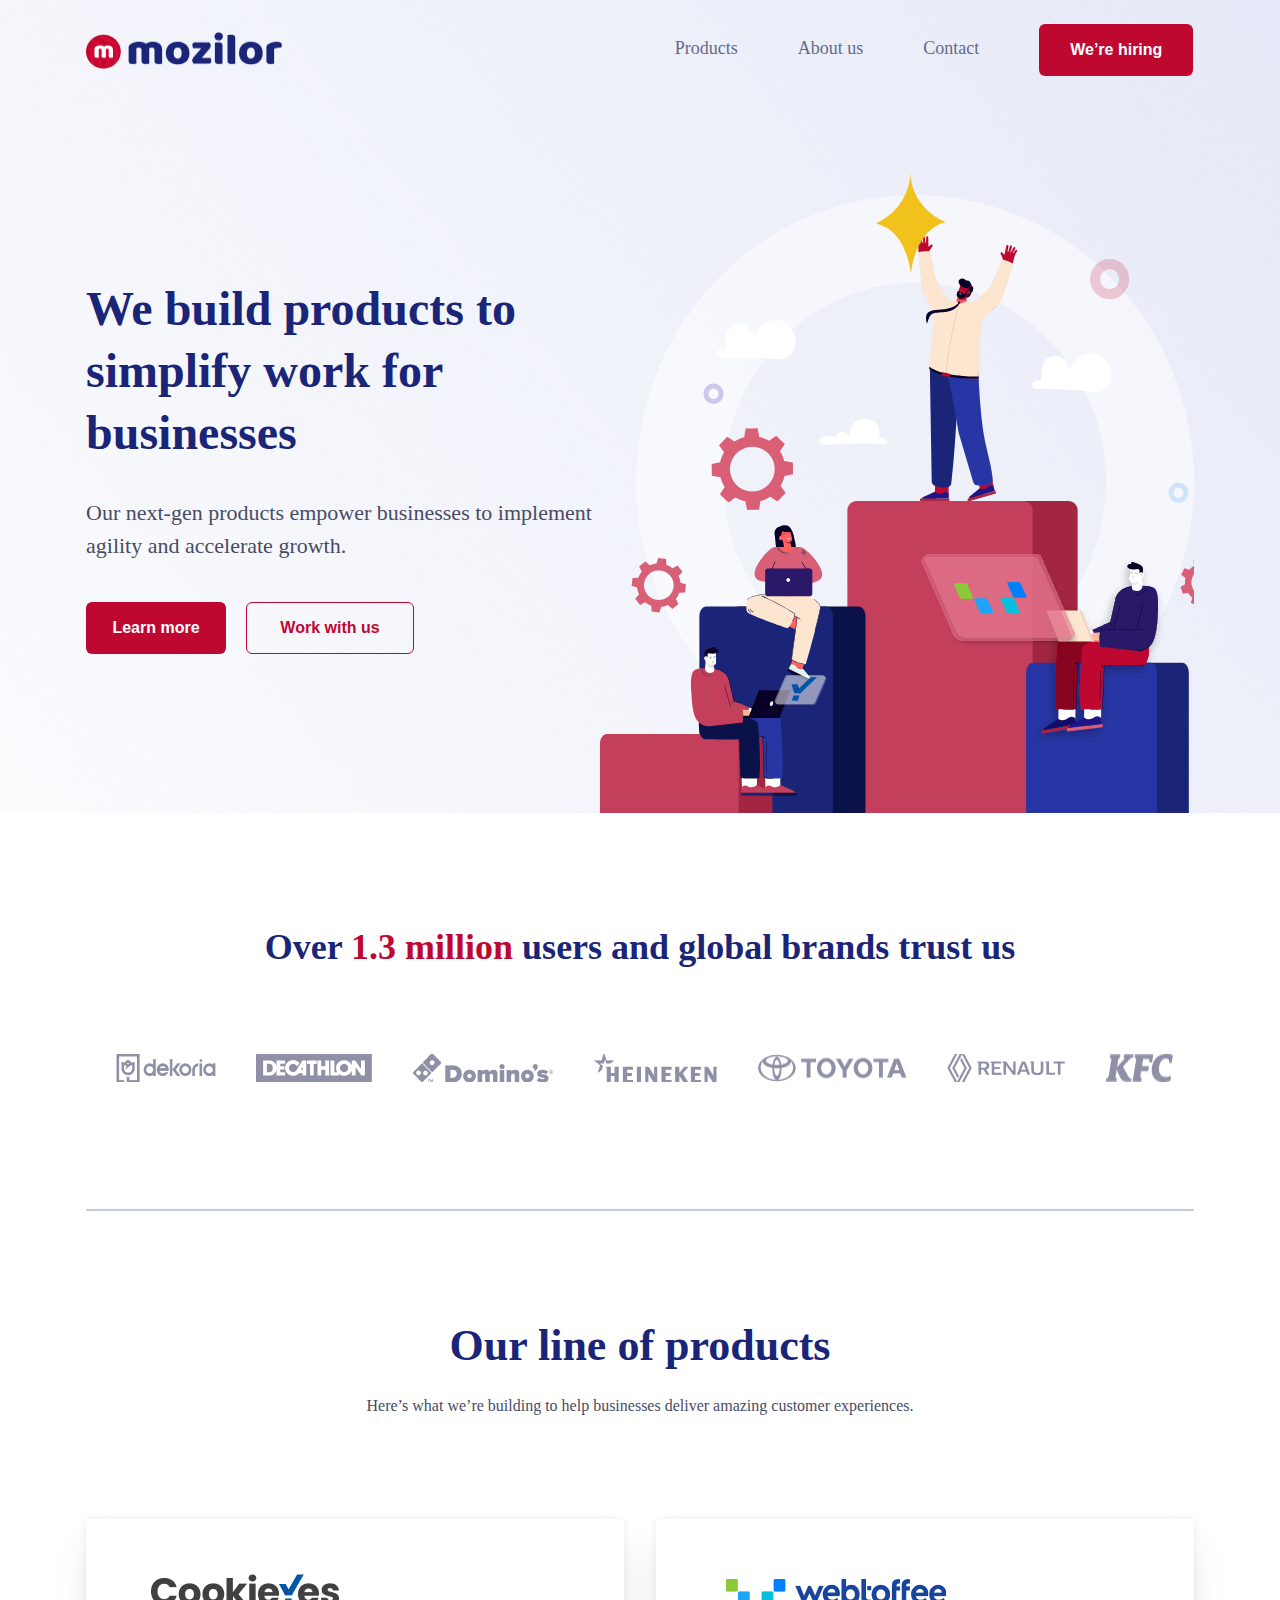
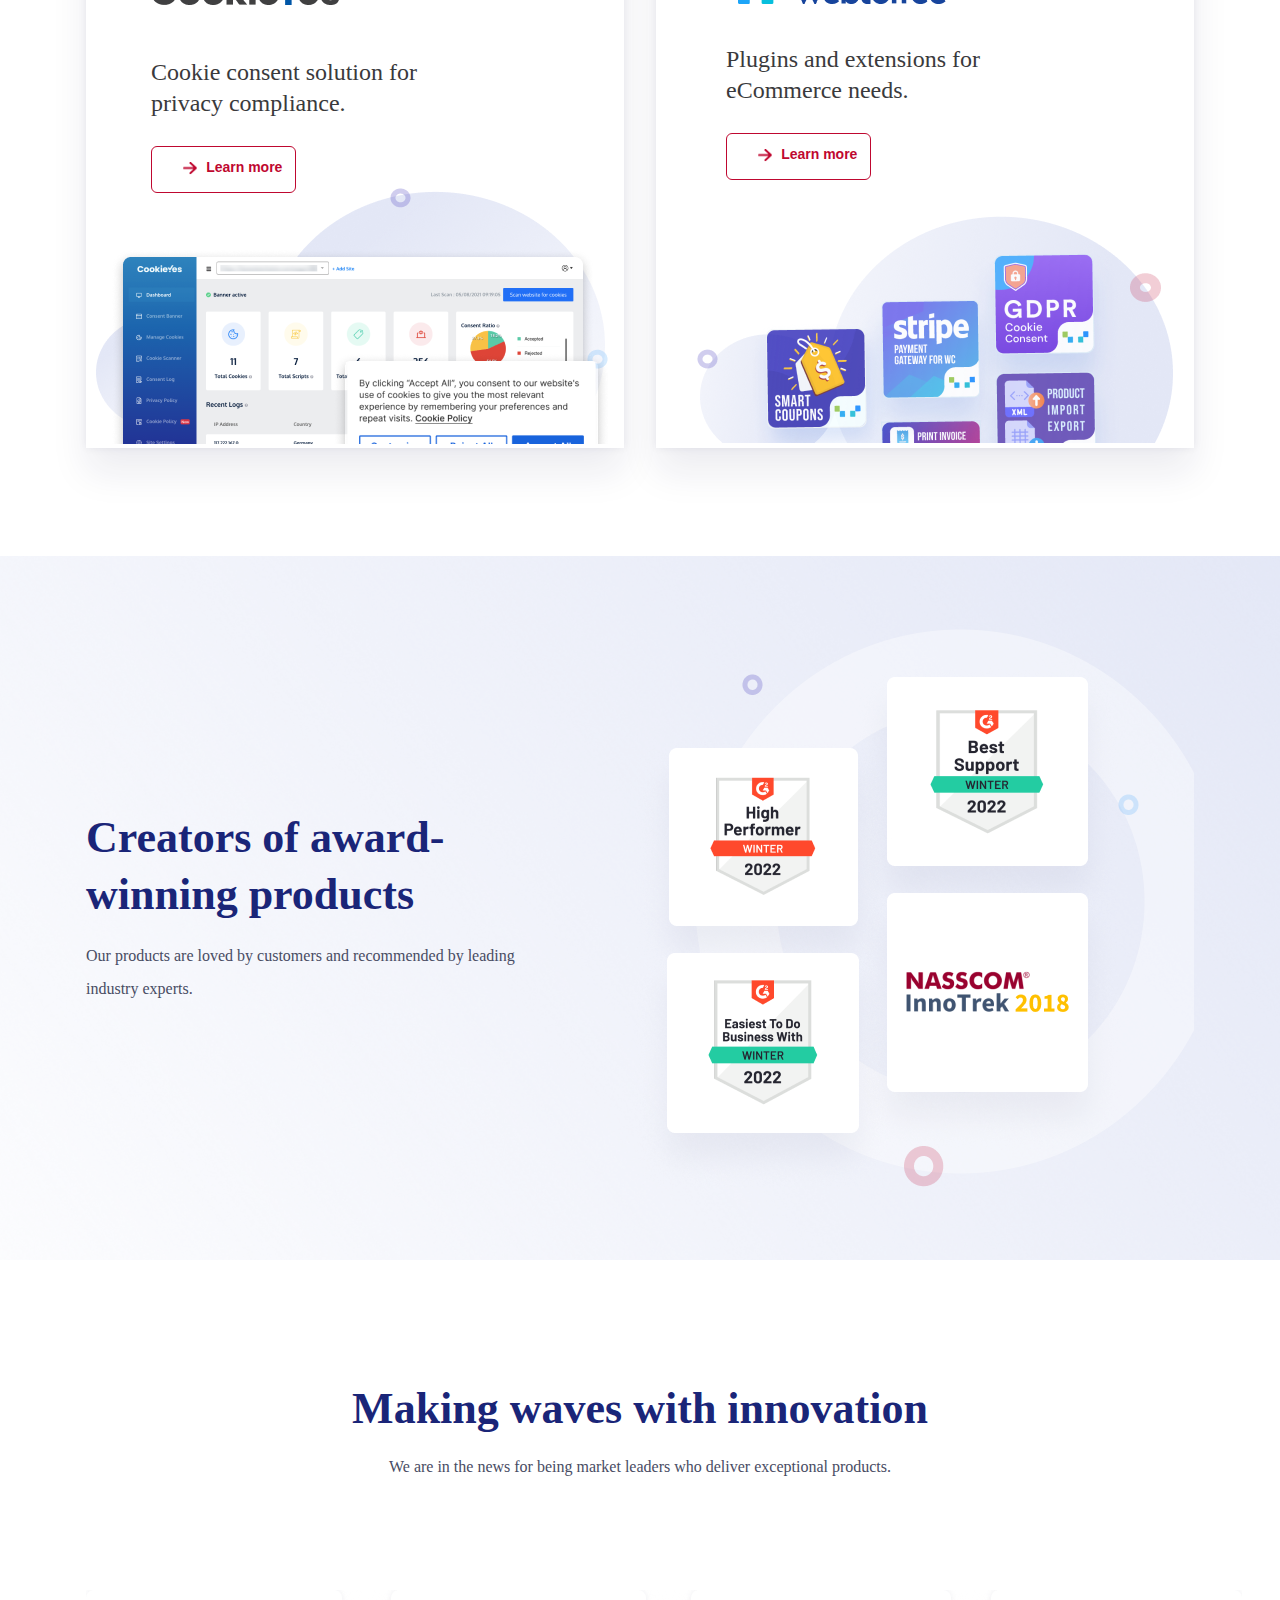
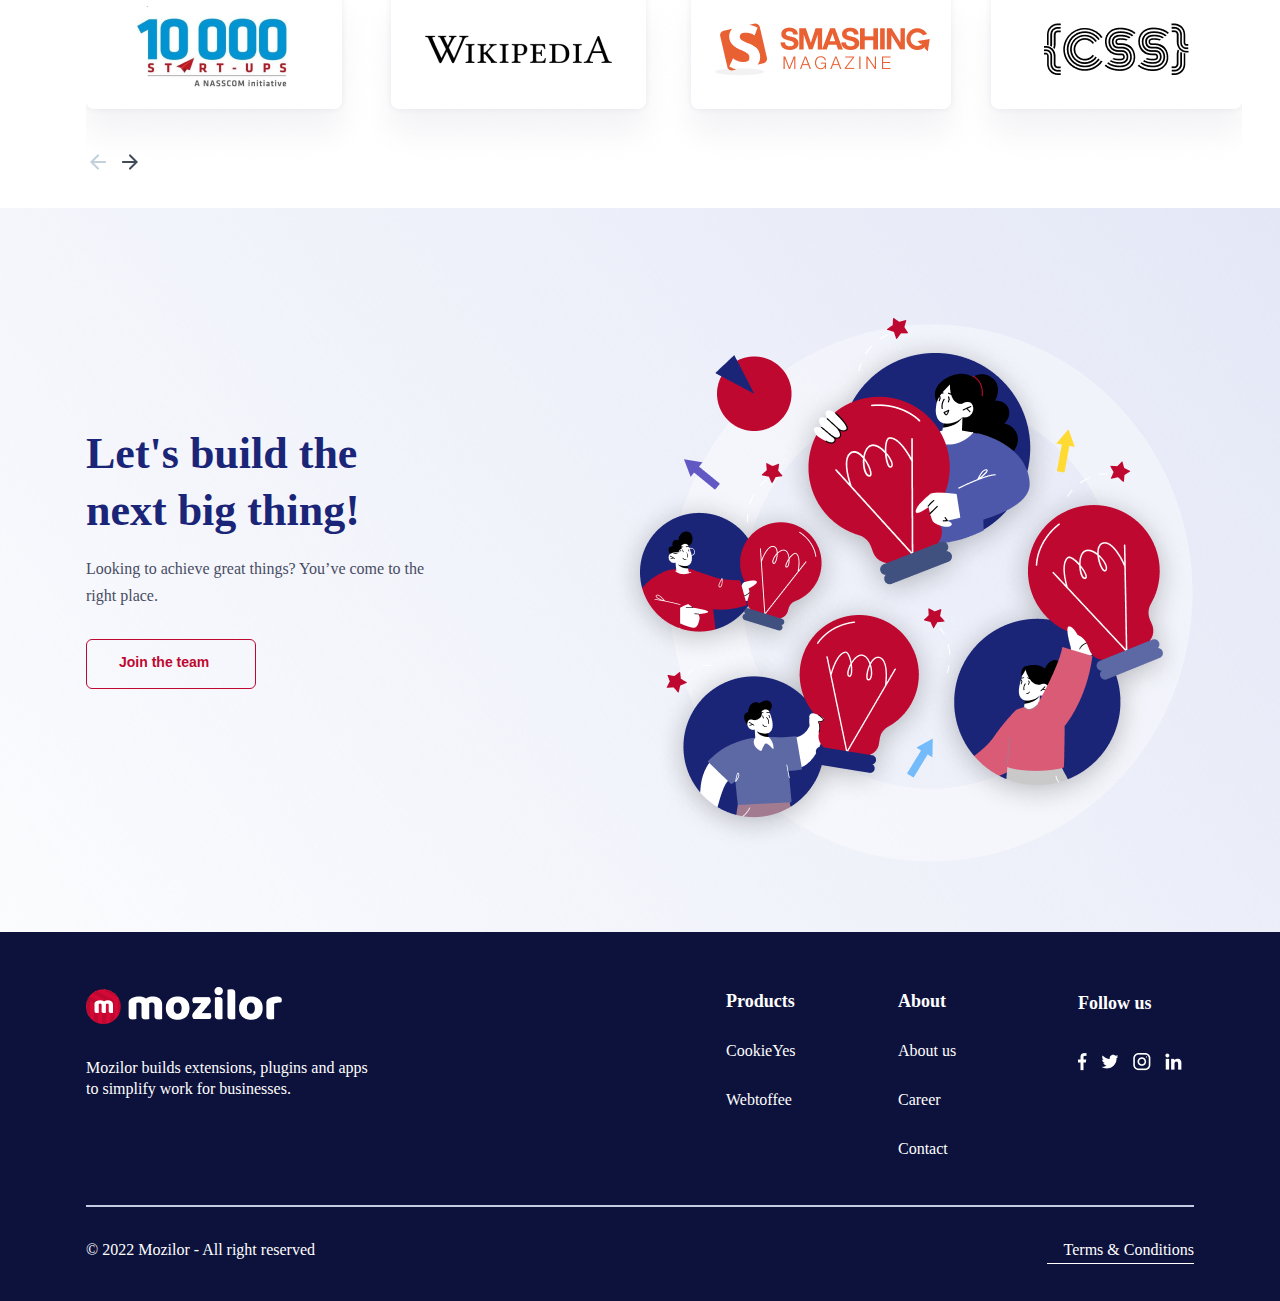
<file: index.html>
<!DOCTYPE html>
<html lang="en">
<head>
    <meta charset="UTF-8">
    <meta http-equiv="X-UA-Compatible" content="IE=edge">
    <meta name="viewport" content="width=device-width, initial-scale=1.0">
    <link rel="stylesheet" href="style.css">
    <title>Document</title>
</head>
<body>
    <header class="header_page_1">
        <div class="container">
            <nav>
                <img class="logo" src="img/logo.png" alt="">
                <ul class="nav_list">
                    <li>Products</li>
                    <li>About us</li>
                    <li>Contact</li>
                    <button class="button_ssalka text_button">We’re hiring</button>
                </ul>
            </nav>
            <div>
                <div class="main_text">
                    <h1>We build products to simplify work for businesses</h1>
                    <p>Our next-gen products empower businesses to implement agility and accelerate growth. </p>
                    <div class="main_button">
                        <button class="main_button_1 text_button">Learn more</button>
                        <button class="main_button_2 text_button">Work with us</button>
                    </div>                    
                </div>
                <div class="img-index"></div>
            </div>
        </div>
    </header>
    <div class="Content">
        <div class="partners">
            <div class="container">
                <h3 class="partners_h3">Over <span class="red">1.3 million</span>  users and global brands trust us </h3>
                <div class="partners_img">
                    <img src="img/dekoria.png" alt="">
                    <img src="img/decathlon.png" alt="">
                    <img src="img/dominos.png" alt="">
                    <img src="img/heinicen.png" alt="">
                    <img src="img/taota.png" alt="">
                    <img src="img/renault.png" alt="">
                    <img src="img/kfs.png" alt="">
                </div>
                <div class="line"></div>
            </div>
        </div>

        <div class="Our_products">
            <div class="container">
                <h2>Our line of products</h2>
                <p class="p_1">Here’s what we’re building to help businesses deliver amazing customer experiences.</p>
                <div class="kartochri">
                    <div class="Block_1">
                        <div class="cocie_1">
                            <img src="img/Block_1.png" alt="">
                            <p class="cocie_text cocie_text_1">Cookie consent solution for privacy compliance.</p>
                            <button class="button text_button cocie_bt">
                                <img src="img/Arrow-right.png" alt="">
                                Learn more
                            </button>
                        </div>
                        <img class="block_1_back" src="img/Block_1_back.png" alt="">
                    </div>
                    <div class="Block_1 Block_2">
                        <div class="webto cocie_2">
                            <img src="img/Block_2.png" alt="">
                            <p class="cocie_text">Plugins and extensions for eCommerce needs.</p>
                            <button class="button text_button cocie_bt">
                                <img src="img/Arrow-right.png" alt="">
                                Learn more
                            </button>
                        </div>
                        <img class="block_2_back" src="img/Block_2_back.png" alt="">
                    </div>  
                </div>
            </div>
        </div>

        <div class="Creators">
            <div class="container">
                <div class="Creators_container">
                    <h2>Creators of award-winning products</h2>
                    <p>Our products are loved by customers and recommended by leading industry experts.</p>
                </div>
                <div class="Creators_img"></div>
            </div>
        </div>

        <div class="Making">
            <div class="container container_making">
                <h2>Making waves with innovation</h2>
                <p class="p_1">We are in the news for being market leaders who deliver exceptional products.</p>
                <div class="Bloki_Making">
                    <div class="bloki_making1"><img src="img/1.png" alt=""></div>
                    <div class="bloki_making2"><img src="img/2.png" alt=""></div>
                    <div class="bloki_making2"><img src="img/3.png" alt=""></div>
                    <div class="bloki_making2"><img src="img/4.png" alt=""></div>
                </div>
                <img src="img/Making_icon.png" alt="">
            </div>
        </div>

        <div class="build">
            <div class="container">
                <div class="build_container">
                    <h2>Let's build the next big thing!</h2>
                    <p class="p_1">Looking to achieve great things? You’ve come to the right place.</p>
                    <button class="button text_button">Join the team</button>
                </div>
                <img class="build_img" src="img/build.png" alt="">
            </div>
        </div>
    </div>

    <footer>
        <div class="container">
            <div class="stolbic">
                <div class="stolbic_text">
                    <img src="img/logo_night.png" alt="">
                    <p>Mozilor builds extensions, plugins and apps to simplify work for businesses. </p>
                </div>
                <div class="stolbic_1 stolbic_1_2">
                    <h4>Products</h4>
                    <p>CookieYes</p>
                    <p>Webtoffee</p>
                </div>
                <div class="stolbic_2 stolbic_1_2">
                    <h4>About</h4>
                    <p>About us</p>
                    <p>Career</p>
                    <p>Contact</p>
                </div>
                <div class="stolbic_3 stolbic_1_2">
                    <h4>Follow us</h4>
                    <img src="img/footer_icons.png" alt="">
                </div>
            </div>
            <div class="line line_2"></div>
            <div class="foteer_text">
                <p class="footer_text_1 p_1">© 2022 Mozilor - All right reserved</p>
                <p class="footer_text_2 p_1">Terms & Conditions</p>    
            </div>
        </div>
    </footer>
        
</body>
</html>
</file>
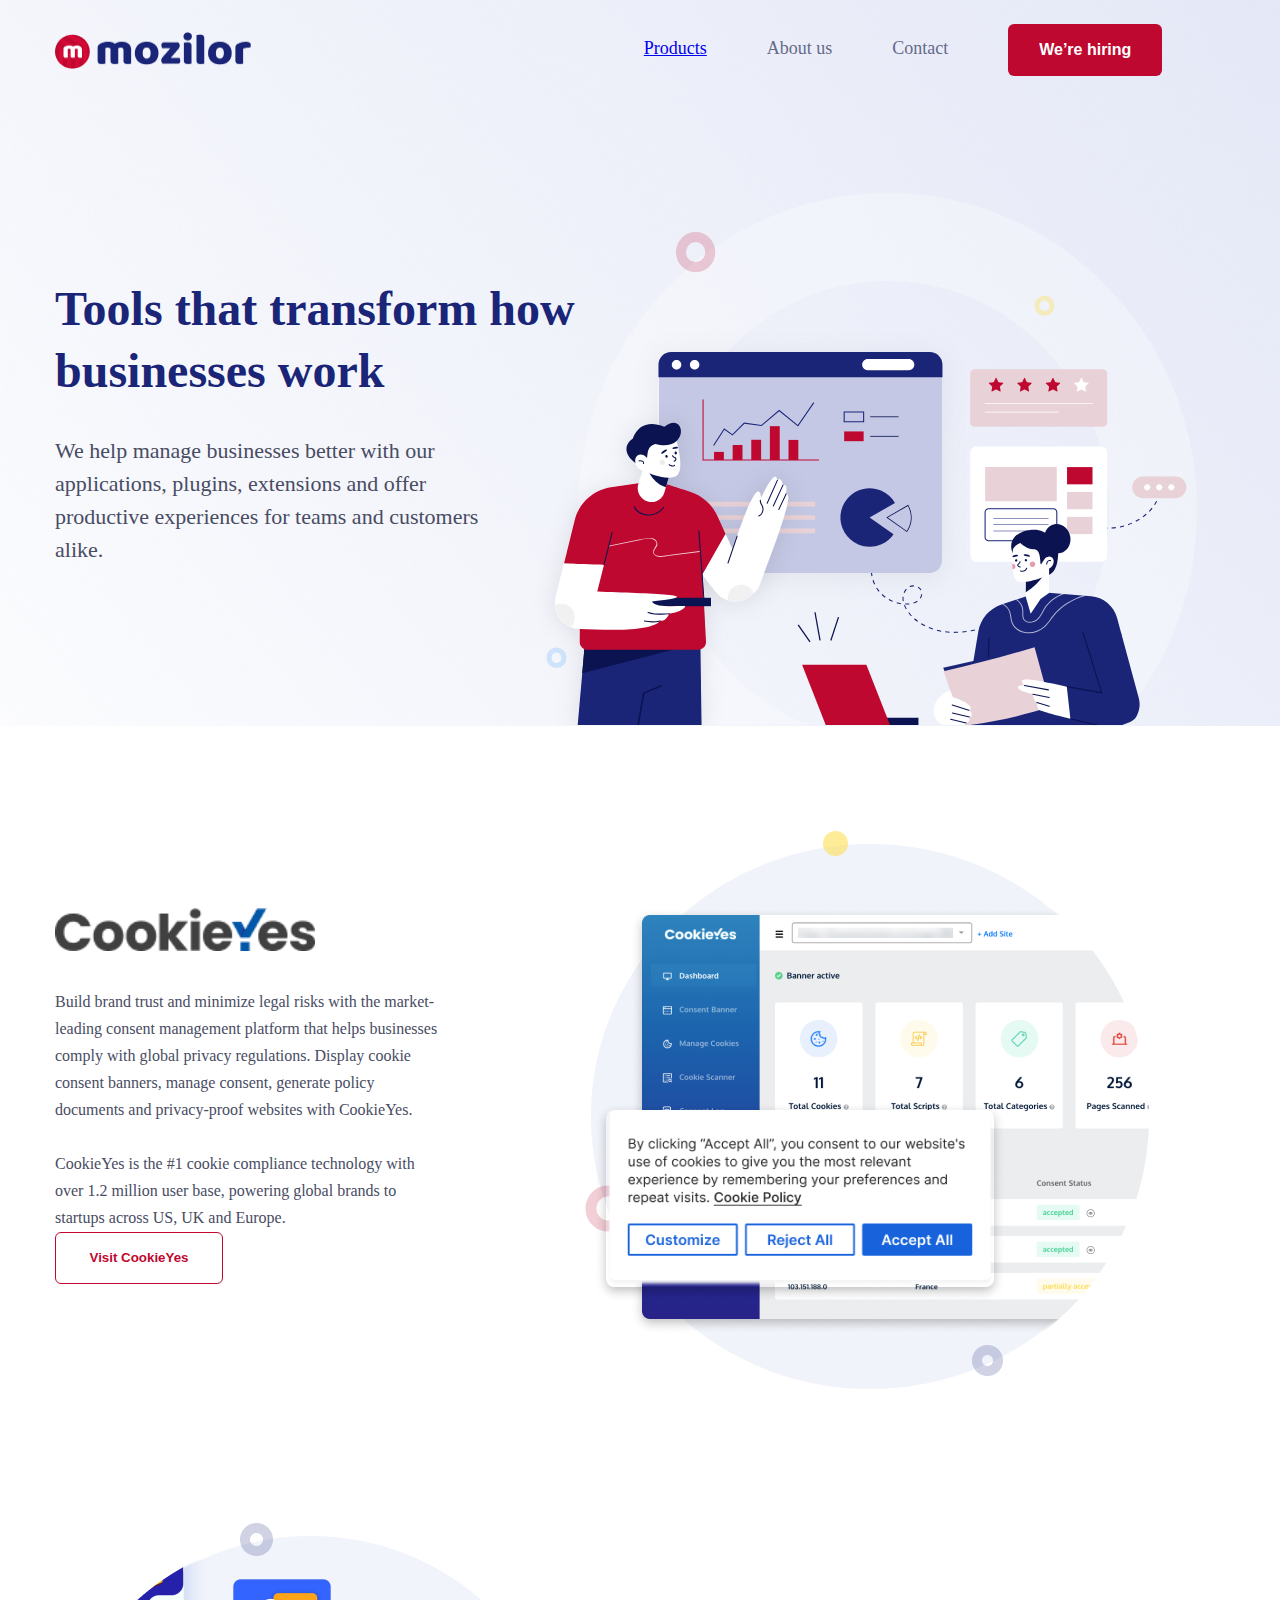
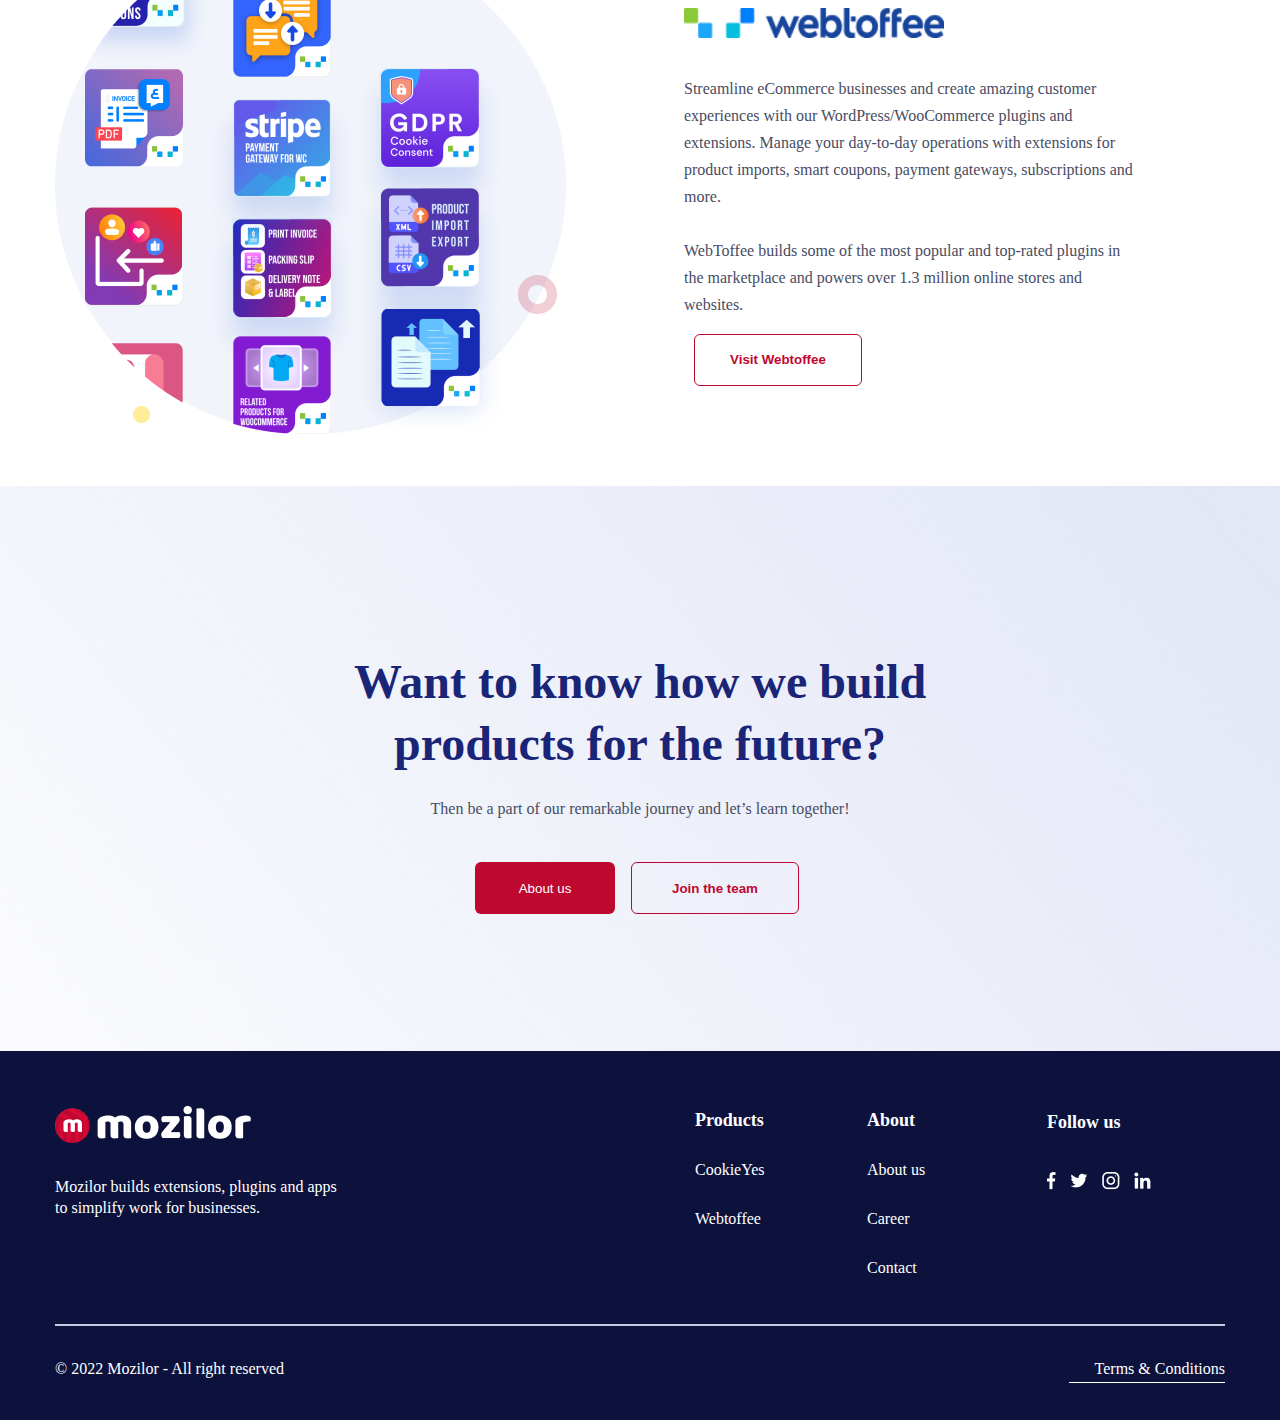
<file: Products.html>
<!DOCTYPE html>
<html lang="en">
<head>
    <meta charset="UTF-8">
    <meta http-equiv="X-UA-Compatible" content="IE=edge">
    <meta name="viewport" content="width=device-width, initial-scale=1.0">
    <link rel="stylesheet" href="style.css">
    <title>Document</title>
</head>
<body>
    <header class="header_page_2">
        <div class="container_2 container">
            <nav>
                <img class="logo" src="img/logo.png" alt="">
                <ul class="nav_list">
                    <li><a href="Products.html">Products</a></li>
                    <li>About us</li>
                    <li>Contact</li>
                    <button class="button_ssalka text_button">We’re hiring</button>
                </ul>
            </nav>
            <div>
                <div class="main_text">
                    <h1>Tools that transform how businesses work</h1>
                    <p>We help manage businesses better with our applications, plugins, extensions and offer productive experiences for teams and customers alike.</p>
                </div>
                <div class="img-product"></div>
            </div>
        </div>
    </header>
    <div class="Content">
            <div class="coocies">
                <div class="container container_2 container_coocies">
                    <div class="coocies_text">
                        <img class="logo_img" src="img/Block_1.png" alt="">
                        <p class="p_1">Build brand trust and minimize legal risks with the market-leading consent management platform that helps businesses comply with global privacy regulations. Display cookie consent banners, manage consent, generate policy documents and privacy-proof websites with CookieYes.<br> <br> CookieYes is the #1 cookie compliance technology with over 1.2 million user base, powering global brands to startups across US, UK and Europe.</p>
                        <button class="main_button_2 main_button_33">Visit CookieYes</button>
                    </div>
                    <img class="cocies_img" src="img/cookies_page_2.png" alt="">
                </div>
            </div>

            <div class="webtoffee">
                <div class="container container_2 container_coocies">
                    <img class="webtoffee_img" src="img/WEBTOFFE_page_2.png" alt="">
                    <div class="webtoffee_text">
                        <img class="logo_img" src="img/Block_2.png" alt="">
                        <p class="p_1">Streamline eCommerce businesses and create amazing customer experiences with our WordPress/WooCommerce plugins and extensions. Manage your day-to-day operations with extensions for product imports, smart coupons, payment gateways, subscriptions and more. <br> <br> WebToffee builds some of the most popular and top-rated plugins in the marketplace and powers over 1.3 million online stores and websites.</p>
                        <button class="main_button_2 main_button_22">Visit Webtoffee</button>
                    </div>
                </div>
            </div>

            <div class="want">
                <div class="container container_2">
                    <h1>Want to know how we build products for the future?</h1>
                    <p class="p_1">Then be a part of our remarkable journey and let’s learn together!</p>
                    <div class="main_button">
                        <button class="main_button_1">About us</button>
                        <button class="main_button_2">Join the team</button>
                    </div>
                </div>
            </div> 
    </div>

    <footer>
        <div class="container container_2">
            <div class="stolbic">
                <div class="stolbic_text">
                    <img src="img/logo_night.png" alt="">
                    <p>Mozilor builds extensions, plugins and apps to simplify work for businesses. </p>
                </div>
                <div class="stolbic_1 stolbic_1_2">
                    <h4>Products</h4>
                    <p>CookieYes</p>
                    <p>Webtoffee</p>
                </div>
                <div class="stolbic_2 stolbic_1_2">
                    <h4>About</h4>
                    <p>About us</p>
                    <p>Career</p>
                    <p>Contact</p>
                </div>
                <div class="stolbic_3 stolbic_1_2">
                    <h4>Follow us</h4>
                    <img src="img/footer_icons.png" alt="">
                </div>
            </div>
            <div class="line line_2"></div>
            <div class="foteer_text">
                <p class="footer_text_1 p_1">© 2022 Mozilor - All right reserved</p>
                <p class="footer_text_2 p_1">Terms & Conditions</p> 
            </div>
        </div>
    </footer>
</body>
</html>
</file>
<file: style.css>
@font-face {
    font-family: Europe;
    src: url("font/europenormal.ttf");
}
body {
    padding: 0;
    margin: 0 auto;
    background: #FFFFFF;
    font-family: Europe;
}
h1 {
    color: #1A2578;
    font-size: 48px;
    line-height: 62px;
    font-weight: 700;
}
h2 {
    font-size: 44px;
    line-height: 57px;
    color: #1A2578;
    text-align: center;
}
h3 {
    font-size: 36px;
    line-height: 57px;
    font-weight: 700;
    color: #1A2578; 
    text-align: center;
    font-family: Europe;
}
h4 {
    font-size: 18px;
    line-height: 24px;
    color: #FFFFFF;
    font-weight: bold;
    padding-bottom: 18px;
    margin: 0;
}
p {
    color: #484C63;
    font-size: 22px;
    line-height: 33px;
}
.p_1 {
    font-weight: 400;
    font-size: 16px;
    line-height: 27px;
    color: #484C63;
}
.text_button {
    color: #FFFFFF;
    font-size: 16px;
    font-weight: bold;
}
.container {
    width: 1108px;
    margin: 0 auto;
}
.container_2 {
    width: 1170px;
    margin: 0 auto;
}
header {
    background: url("img/Bg.png");
    background-size: cover;
}
header .img-index {
    background: url("img/header-img.svg") no-repeat;
    width: 847px;
    height: 640px;
    margin-left: -120px;
    z-index: 0;
}
header .img-product {
    background: url("img/header-product.svg") no-repeat;
    width: 672px;
    height: 533px;
    margin-left: -100px;
    margin-top: 20px;
    z-index: 0;
}

header .container > div {
    display: flex;
    margin-top: 97px;
}
nav {
    display: flex;
    gap: 353px;
}
.nav_list {
    color: #646A89;
    display: flex;
    list-style-type: none;
    margin: 0;
    justify-content: space-between;
}
.nav_list > li {
    font-family: Europe_normal;
    padding-right: 60px;
    padding-top: 38px;
    font-size: 18px;
}
.button_ssalka {
    background: #BF0830;
    width: 154px;
    height: 52px;
    border-radius: 6px;
    margin-top: 24px;
    border: 0;
}
.logo {
    width: 195.78px;
    height: 37px; 
    margin-top: 31.5px;   
}
.main_text {
    margin-top: 105px;
    width: 570px;
    z-index: 1;
}
.main_text > h1 {
    margin-top: 0;
}
.main_text > p {
    margin-top: 32px;
    margin-bottom: 40px;
    width: 512px;
} 
.header_page_2 p {
    width: 444px;
}
.main_button_1 {
    background: #BF0830;
    color: #FFFFFF;
    width: 140px;
    height: 52px;
    border-radius: 6px;
    margin-right: 16px;
    border: 0;
}
.main_button_2 {
    border: 1px solid #BF0830;
    font-weight: bold;
    border-radius: 6px;
    color: #BF0830;
    width: 168px;
    height: 52px;
    background: none;
    
}
.main_button_33 {
    margin-top: -15px;
}
.main_button_22 {
    margin-top: 0px;
    margin-left: 10px;
}
.red {
    color: #BF0830;
}
.partners_img {
    display: flex;
    gap: 40px;
    margin-bottom: 127px;
    margin-left: 30px;
}

.partners_h3 {
    margin-top: 106px;
    margin-bottom: 78px;
}
.line {
    border: 1px solid #C5CBE2;
}
.Our_products {
    margin-top: 106px;
    margin-bottom: 108px;
}
.Our_products > .container > p {
    color: #484C63;
    text-align: center;
    margin-top: 0px;
    margin-bottom: 100px;
}
.Our_products > .container > h2 {
    margin-top: 0px;
    margin-bottom: 18px;
}
.Block_1 {
    background: #FFFFFF;
    width: 538px;
    box-shadow: 0px 0px 8px rgba(22, 23, 72, 0.07), 0px 25px 35px rgba(22, 23, 72, 0.08);
}
.block_2_back {
    padding-left: 41px;
    margin-top: -10px;
}
.block_1_back {
    padding-left: 10px;
    margin-top: -5px;
}
.cocie_text {   
    font-size: 24px;
    line-height: 31px;
    color: #3A3A3C;
    margin-top: 36px;
    margin-bottom: 27px;
}
.cocie_1 {
    padding: 55px 190px 0px 65px;
}
.cocie_text_1 {
    margin-top: 48px;
}
.cocie_2 {
    padding: 60px 190px 0px 70px;
}
.cocie_1 >.cocie_bt {
    width: 145px;
    height: 47px;
}
.cocie_2 >.cocie_bt {
    width: 145px;
    height: 47px;
}
.button {
    border-radius: 6px;
    width: 159px;
    height: 45px;
    background: none;
    border: 1px solid #BF0830;
    display: flex;  

    color: #BF0830;
    margin: 0;
    font-size: 14px;
    padding-top: 12px;
}
.button > img {
    width: 14px;
    height: 14px;
    margin: 2px 9.09px 16.99px 25.09px;
}
.kartochri {
    display: flex;
    gap: 32px;
}
.Our_products > h2 {
    padding-bottom:16px;
}
.Our_products > p {
    padding-bottom:97px;
    text-align: center;
    margin: 0;
}

.Creators_container > h2 {
    padding-bottom:16px;
    margin: 0;
    text-align: left;
    padding-top: 70px;
}
.Creators_container > p {
    margin: 0;
    font-size: 16px;
    width: 430px;
}
.Creators_container {
    width: 416px;
    margin-top: 183px;
}

.Creators > .container {
    display: flex;
} 
.Creators {
    background: url("img/Bg.png");
    background-size: cover;
}
.Creators_img {
    background: url("img/Creators_img.png");
    width: 592px;
    height: 558px;
    margin: 73px 0px 73px 100px;
    margin-left: 130px;
}

.Making > .container > h2 {
    margin-top: 120px;
    margin-bottom: 16px;
}
.Making > .container > p {
    padding-bottom: 94px;
    text-align: center;
}
.bloki_making1 {
    width: 190px; 
    
}
.bloki_making2 {
    width: 220px; 
}
.Bloki_Making {
    display: flex;
    height: 120px;
    margin-bottom: 40px;
    gap: 80px;
}
.build {
    background: url("img/Bg.png");
    background-size: cover;
}
.build_img {
    margin: 110px 0px 70px 180px;
}
.build > .container {
    display: flex;
}
.build_container > h2 {
    margin: 217px 0px 16px 0px;
    text-align: left;
    width: 300px;
}
.build_container > p {
    margin-bottom:16px;
    width: 343px;
}
.build_container  > button {
    padding: 14px 32px 14px 32px;
    margin-bottom:242px;
    margin-top: 30px;
    width: 170px;
    height: 50px;
}
footer {
    background: #0D123C;  
}
.stolbic {
    display: flex;
}
.stolbic_1 {
    margin: 57px 97px 84px 353px;
    width: 75px;
}
.stolbic_2 {
    margin: 57px 111px 59px 0px;
    width: 63px;
    height: 157px;
    margin-right: 97px;
}
.stolbic_3 {
    padding: 59px 90px 0px 20px;
}
.stolbic_3 > img {
    padding-top: 20px;
}

.stolbic_1_2 > p {
    font-size: 16px;
    width: 150px;
    margin-top: 3px;
    color: #FFFFFF;
}
.stolbic_text {
    width: 287px;
    margin: 55px 0px 102px 0px;
}
.stolbic_text > img {
    margin: 0px 0px 14px 0px;
}
.stolbic_text > p {
    width: 287px;
    font-size: 16px;
    color: #FFFFFF;
    line-height: 20.94px;
}
.container_coocies {
    display: flex;
}
.logo_img {
    margin-bottom: 17px;
    width: 260px;
}
.coocies_text {
    width: 390px;
    margin: 182px 0px 233px 0px;
}
.webtoffee_text {
    margin-top: 77px;
    margin-top: 70px;
}
.webtoffee_text > p {
    width: 450px;
}
.cocies_img {
    width: 564px;
    height: 558px;
    margin: 105px 0px 149px 111px;
    margin-left: 140px;
}
.webtoffee_img {
    width: 511px;
    height: 511px;
    margin: 0px 118px 52px 0px;
    margin-top: -15px;
}
.want {
    background: url("img/Bg.png");
    background-size: cover;
    padding-top: 165px;
}
.want > .container > h1 {
    text-align: center;
    width: 716px;
    margin: 0 auto;

}
.want > .container > p {
    text-align: center;
    margin-bottom: 40px;
    margin-top: 20px;
}
.want > .container > .main_button {
    display: flex;
    width: 330px;
    height: 52px;
    margin: 0 auto;
    padding-bottom: 137px;
}

.foteer_text {
    display: flex;
}
.footer_text_1 {
    width: 1108px;
    margin: 29px 0px 37px 0px;
    text-align: left;
    color: #FFFFFF;
}
.footer_text_2 {
    width: 170px;
    margin: 29px 0px 37px 0px;
    text-align: right;
    color: #FFFFFF;
    border-bottom: 1px solid white;
}
.line_2 {
    margin-top: -13px;
}
.container_making > img {
    margin-bottom: 30px;
}
</file>
